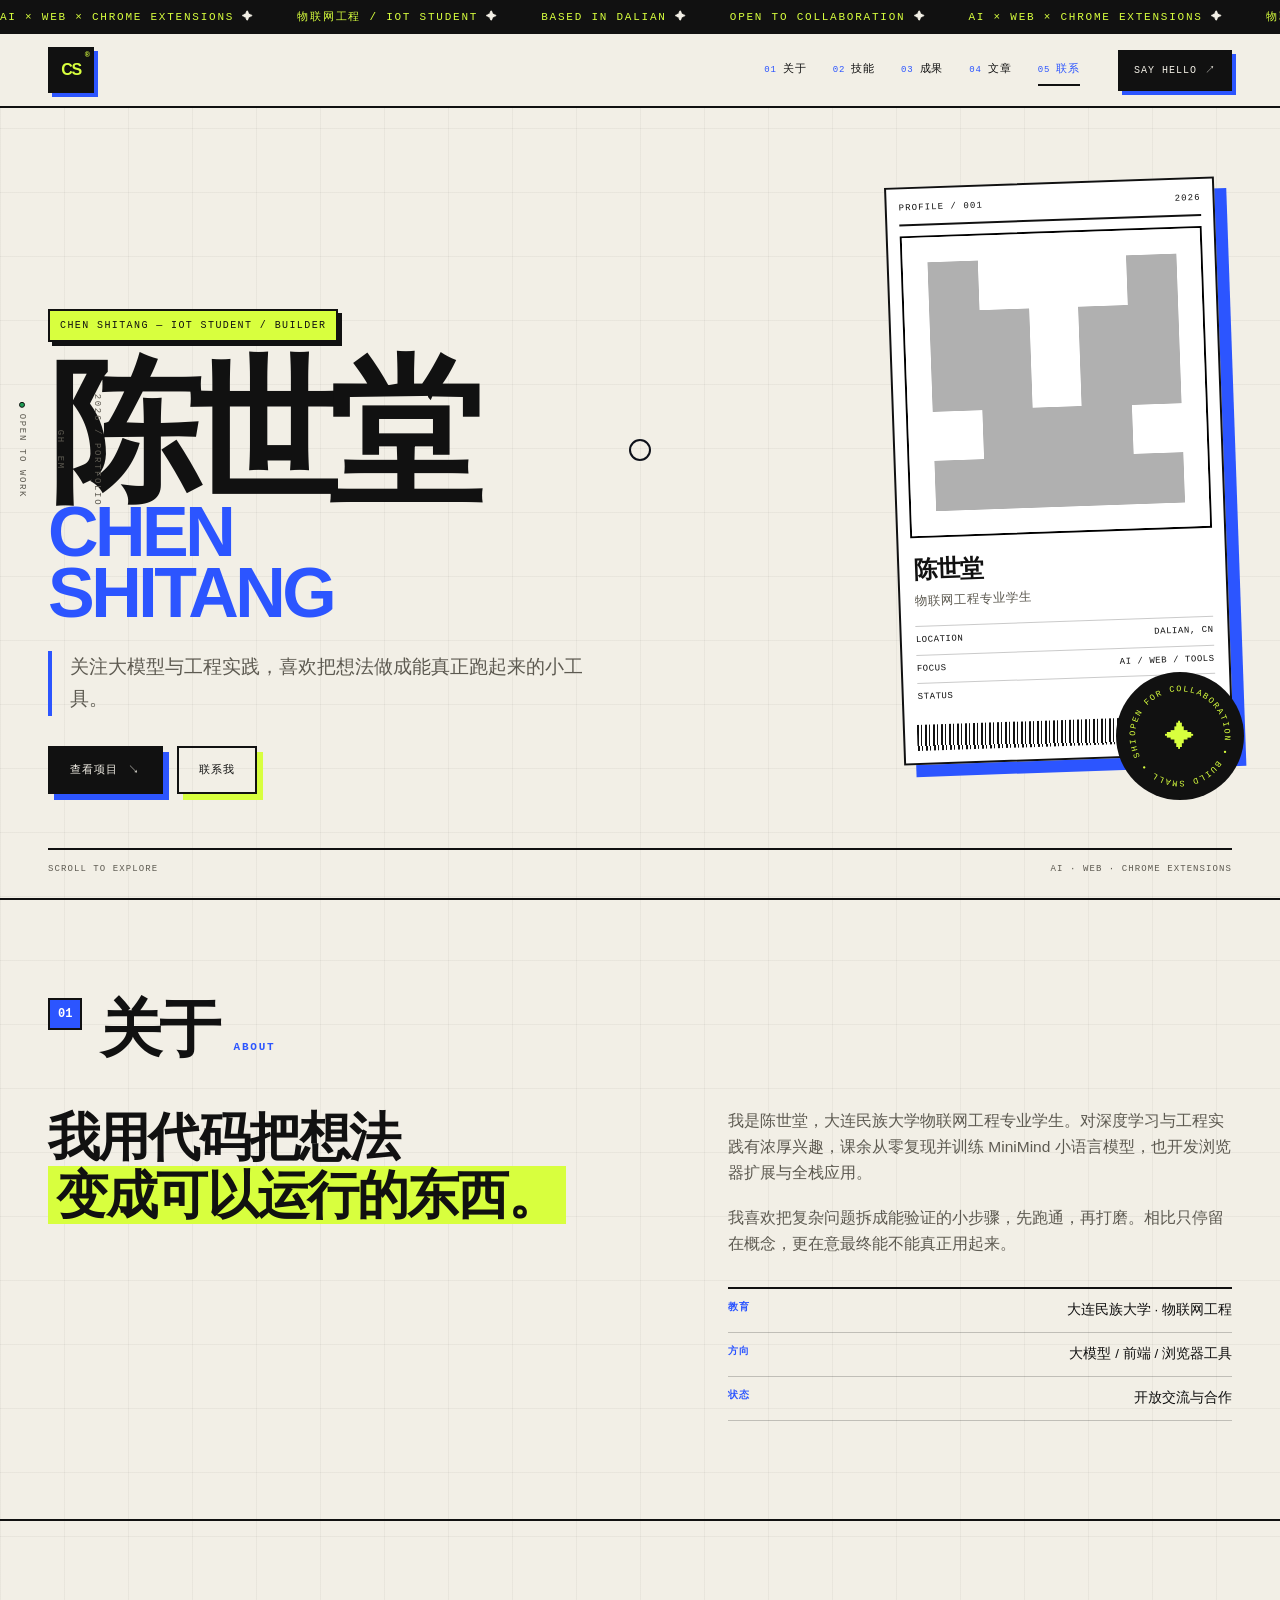
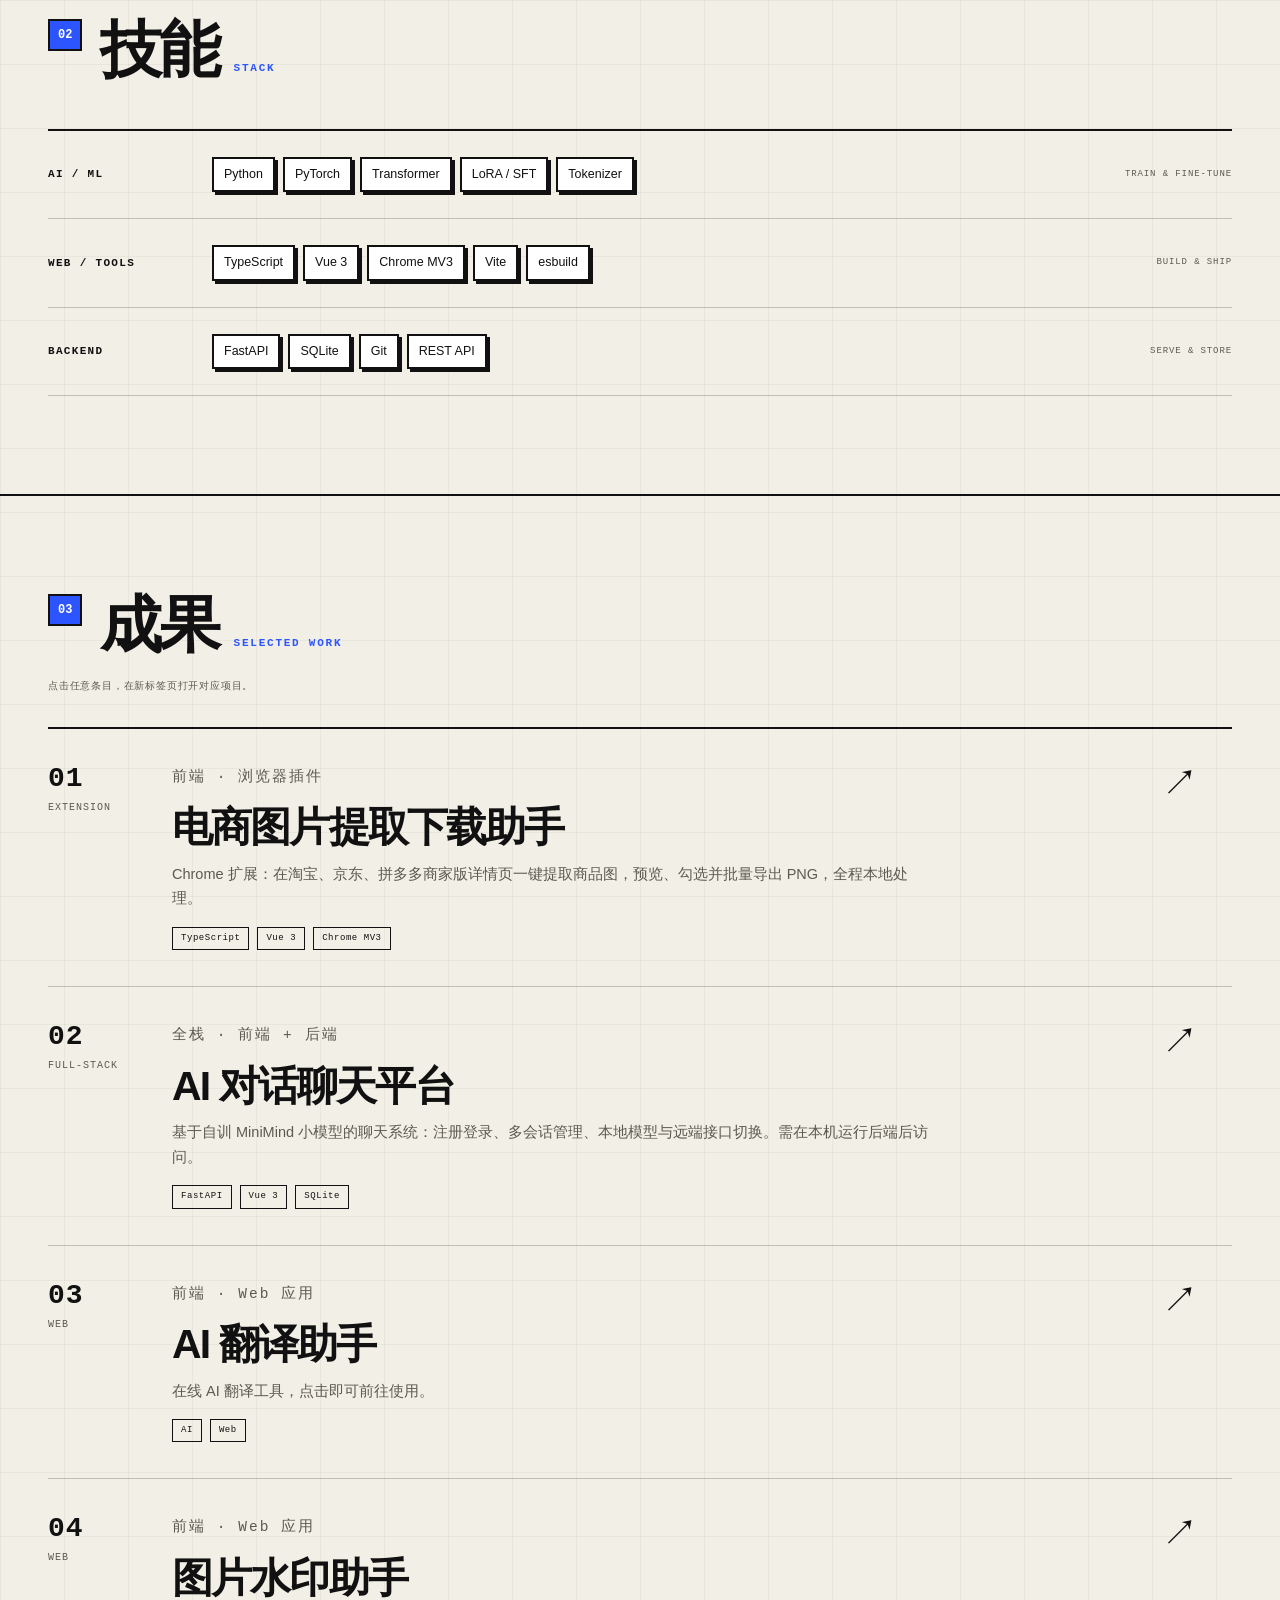
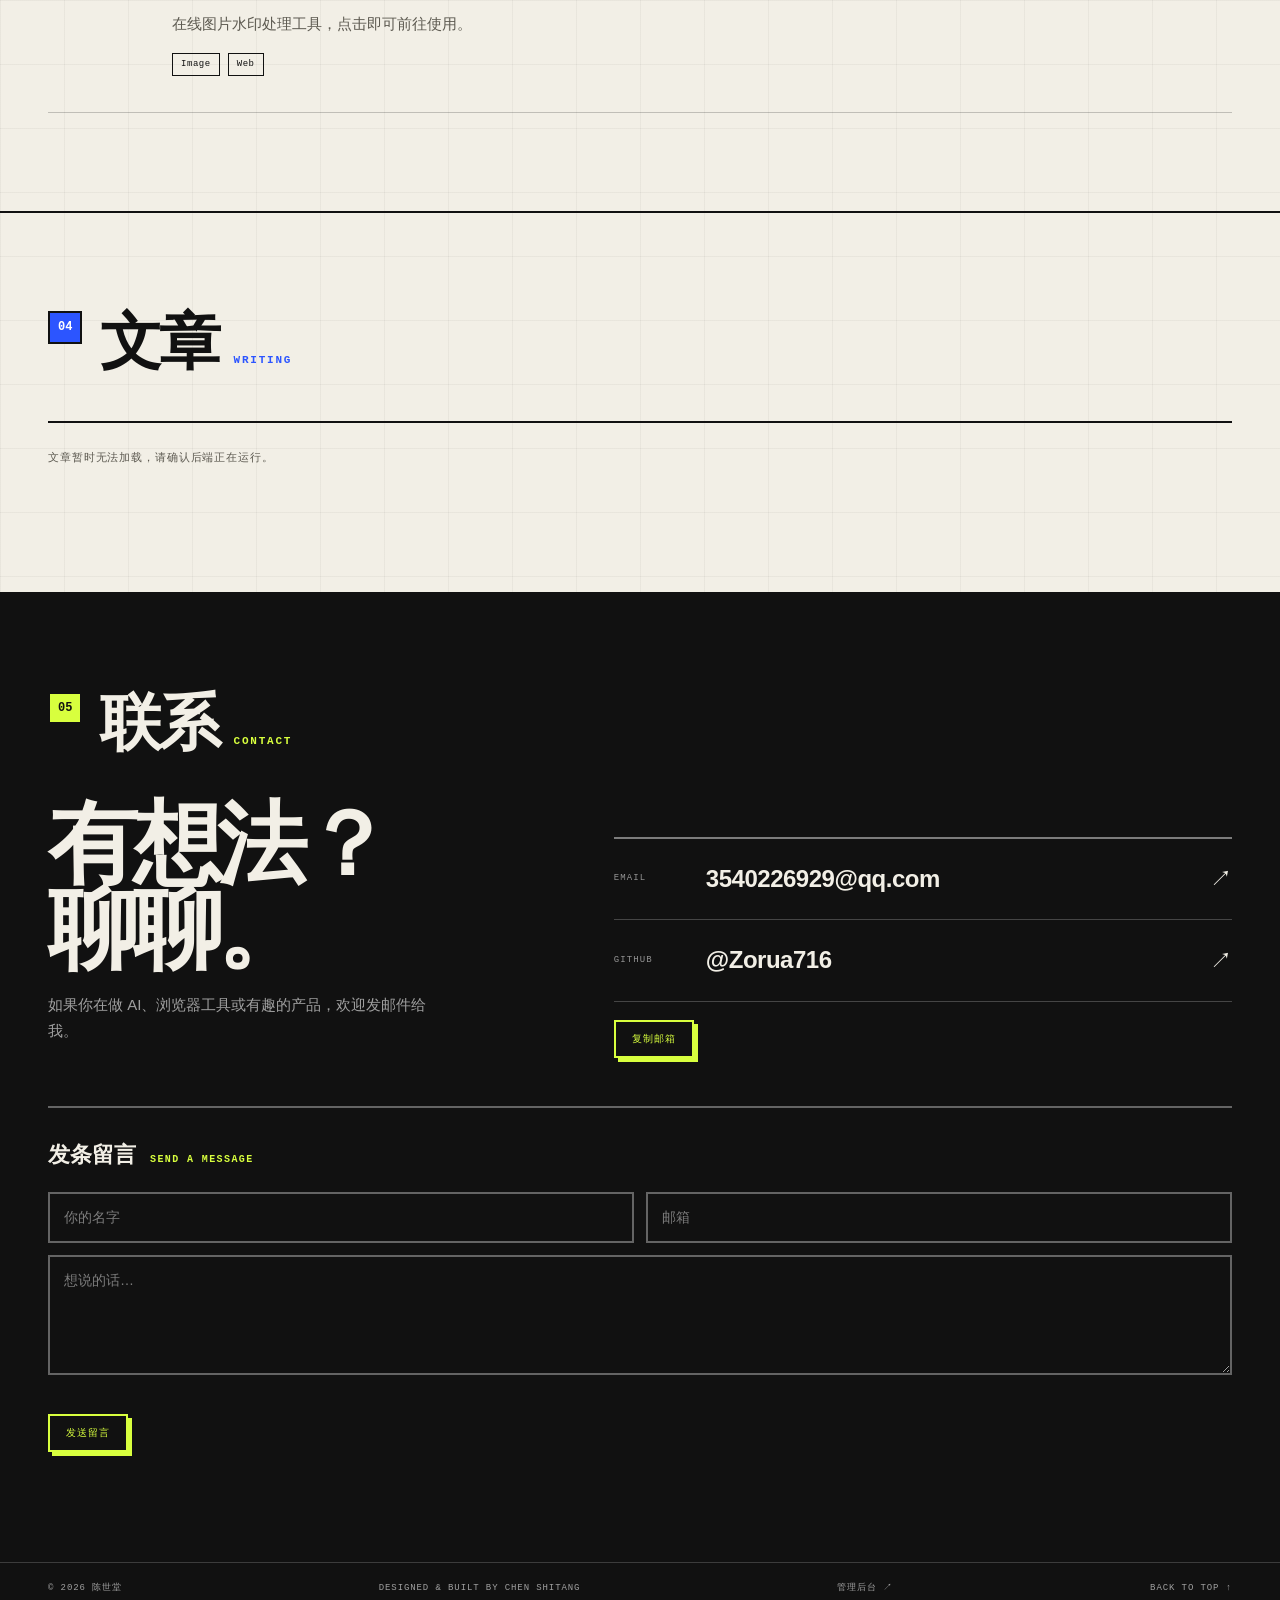
<file: index.html>
<!doctype html>
<html lang="zh-CN">
  <head>
    <meta charset="UTF-8" />
    <meta name="viewport" content="width=device-width, initial-scale=1.0" />
    <title>陈世堂 — AI / Web / Tools</title>
    <meta name="description" content="陈世堂，物联网工程专业学生。关注大模型与工程实践，做能真正跑起来的小工具。" />
    <meta name="theme-color" content="#F2EFE6" />
    <link rel="icon" href="assets/favicon.svg" type="image/svg+xml" />
    <link rel="stylesheet" href="styles.css" />
    <script>
      document.documentElement.classList.add("js");
    </script>
  </head>
  <body>
    <a class="skip-link" href="#main">跳到主要内容</a>
    <div class="cursor" id="cursor" aria-hidden="true"></div>

    <div class="ticker" aria-hidden="true">
      <div class="ticker-track">
        <span>AI × WEB × CHROME EXTENSIONS</span><span>物联网工程 / IOT STUDENT</span><span>BASED IN DALIAN</span><span>OPEN TO COLLABORATION</span>
        <span>AI × WEB × CHROME EXTENSIONS</span><span>物联网工程 / IOT STUDENT</span><span>BASED IN DALIAN</span><span>OPEN TO COLLABORATION</span>
      </div>
    </div>

    <header class="topbar">
      <a class="logo" href="#top" aria-label="回到顶部">CS<span>®</span></a>
      <nav class="nav" id="nav" aria-label="主导航">
        <a href="#about"><span>01</span>关于</a>
        <a href="#skills"><span>02</span>技能</a>
        <a href="#projects"><span>03</span>成果</a>
        <a href="#posts"><span>04</span>文章</a>
        <a href="#contact"><span>05</span>联系</a>
      </nav>
      <a class="top-cta" href="mailto:3540226929@qq.com">SAY HELLO <span>↗</span></a>
      <button class="menu-toggle" id="menu-toggle" type="button" aria-expanded="false" aria-controls="nav" aria-label="打开菜单">
        <span></span><span></span>
      </button>
    </header>

    <aside class="rail" aria-hidden="true">
      <span class="rail-year">2026 / PORTFOLIO</span>
      <div class="rail-links">
        <a href="https://github.com/Zorua716" target="_blank" rel="noreferrer">GH</a>
        <a href="mailto:3540226929@qq.com">EM</a>
      </div>
      <span class="rail-status"><i></i> OPEN TO WORK</span>
    </aside>

    <main id="main">
      <section class="hero" id="top">
        <div class="container hero-grid">
          <div class="hero-copy">
            <p class="kicker reveal">CHEN SHITANG — IOT STUDENT / BUILDER</p>
            <h1 class="reveal">
              <span class="cn">陈世堂</span>
              <span class="en">CHEN<br />SHITANG</span>
            </h1>
            <p class="hero-lead reveal">关注大模型与工程实践，喜欢把想法做成能真正跑起来的小工具。</p>
            <div class="hero-actions reveal">
              <a class="btn btn-ink" href="#projects">查看项目 <span>↘</span></a>
              <a class="btn btn-line" href="#contact">联系我</a>
            </div>
          </div>

          <div class="hero-side reveal">
            <div class="id-card">
              <div class="id-head"><span>PROFILE / 001</span><span>2026</span></div>
              <img class="portrait" src="assets/avatar.png" alt="陈世堂的 GitHub 头像" />
              <div class="id-body">
                <strong>陈世堂</strong>
                <span>物联网工程专业学生</span>
                <div class="id-row"><span>LOCATION</span><span>DALIAN, CN</span></div>
                <div class="id-row"><span>FOCUS</span><span>AI / WEB / TOOLS</span></div>
                <div class="id-row"><span>STATUS</span><span class="live"><i></i> OPEN</span></div>
              </div>
              <div class="barcode" aria-hidden="true"></div>
            </div>
            <div class="seal" aria-hidden="true">
              <svg viewBox="0 0 120 120">
                <defs>
                  <path id="sealPath" d="M60,60 m-42,0 a42,42 0 1,1 84,0 a42,42 0 1,1 -84,0" />
                </defs>
                <text>
                  <textPath href="#sealPath">OPEN FOR COLLABORATION • BUILD SMALL • SHIP FAST • </textPath>
                </text>
              </svg>
              <span>✦</span>
            </div>
          </div>
        </div>

        <div class="container hero-footer">
          <span>SCROLL TO EXPLORE</span>
          <span>AI · WEB · CHROME EXTENSIONS</span>
        </div>
      </section>

      <section class="section about" id="about">
        <div class="container">
          <div class="section-head reveal">
            <span class="section-no">01</span>
            <h2>关于 <em>ABOUT</em></h2>
          </div>
          <div class="about-grid">
            <p class="about-statement reveal">我用代码把想法<br /><span>变成可以运行的东西。</span></p>
            <div class="about-body reveal">
              <p>我是陈世堂，大连民族大学物联网工程专业学生。对深度学习与工程实践有浓厚兴趣，课余从零复现并训练 MiniMind 小语言模型，也开发浏览器扩展与全栈应用。</p>
              <p>我喜欢把复杂问题拆成能验证的小步骤，先跑通，再打磨。相比只停留在概念，更在意最终能不能真正用起来。</p>
              <dl class="facts">
                <div><dt>教育</dt><dd>大连民族大学 · 物联网工程</dd></div>
                <div><dt>方向</dt><dd>大模型 / 前端 / 浏览器工具</dd></div>
                <div><dt>状态</dt><dd>开放交流与合作</dd></div>
              </dl>
            </div>
          </div>
        </div>
      </section>

      <section class="section skills" id="skills">
        <div class="container">
          <div class="section-head reveal">
            <span class="section-no">02</span>
            <h2>技能 <em>STACK</em></h2>
          </div>
          <div class="stack">
            <div class="stack-row reveal">
              <span class="stack-label">AI / ML</span>
              <div class="stack-items"><span>Python</span><span>PyTorch</span><span>Transformer</span><span>LoRA / SFT</span><span>Tokenizer</span></div>
              <span class="stack-note">TRAIN & FINE-TUNE</span>
            </div>
            <div class="stack-row reveal">
              <span class="stack-label">WEB / TOOLS</span>
              <div class="stack-items"><span>TypeScript</span><span>Vue 3</span><span>Chrome MV3</span><span>Vite</span><span>esbuild</span></div>
              <span class="stack-note">BUILD & SHIP</span>
            </div>
            <div class="stack-row reveal">
              <span class="stack-label">BACKEND</span>
              <div class="stack-items"><span>FastAPI</span><span>SQLite</span><span>Git</span><span>REST API</span></div>
              <span class="stack-note">SERVE & STORE</span>
            </div>
          </div>
        </div>
      </section>

      <section class="section projects" id="projects">
        <div class="container">
          <div class="section-head reveal">
            <span class="section-no">03</span>
            <h2>成果 <em>SELECTED WORK</em></h2>
          </div>
          <p class="project-note reveal">点击任意条目，在新标签页打开对应项目。</p>
          <div class="project-list" id="project-list">
            <a class="project project-link reveal" href="https://zorua716.github.io/ecom-image-downloader/" target="_blank" rel="noreferrer">
              <div class="project-left"><span class="project-no">01</span><span class="project-year">EXTENSION</span></div>
              <div class="project-main">
                <p class="project-type">前端 · 浏览器插件</p>
                <h3>电商图片提取下载助手</h3>
                <p>Chrome 扩展：在淘宝、京东、拼多多商家版详情页一键提取商品图，预览、勾选并批量导出 PNG，全程本地处理。</p>
                <ul class="tags"><li>TypeScript</li><li>Vue 3</li><li>Chrome MV3</li></ul>
              </div>
              <div class="project-mark" aria-hidden="true">↗</div>
            </a>

            <a class="project project-link reveal" href="http://localhost:5173/" target="_blank" rel="noreferrer">
              <div class="project-left"><span class="project-no">02</span><span class="project-year">FULL-STACK</span></div>
              <div class="project-main">
                <p class="project-type">全栈 · 前端 + 后端</p>
                <h3>AI 对话聊天平台</h3>
                <p>基于自训 MiniMind 小模型的聊天系统：注册登录、多会话管理、本地模型与远端接口切换。需在本机运行后端后访问。</p>
                <ul class="tags"><li>FastAPI</li><li>Vue 3</li><li>SQLite</li></ul>
              </div>
              <div class="project-mark" aria-hidden="true">↗</div>
            </a>

            <a class="project project-link reveal" href="https://app-fchtr2rmi2o1.miaoda.online/" target="_blank" rel="noreferrer">
              <div class="project-left"><span class="project-no">03</span><span class="project-year">WEB</span></div>
              <div class="project-main">
                <p class="project-type">前端 · Web 应用</p>
                <h3>AI 翻译助手</h3>
                <p>在线 AI 翻译工具，点击即可前往使用。</p>
                <ul class="tags"><li>AI</li><li>Web</li></ul>
              </div>
              <div class="project-mark" aria-hidden="true">↗</div>
            </a>

            <a class="project project-link reveal" href="https://app-fchf03k7ahvl.miaoda.online/" target="_blank" rel="noreferrer">
              <div class="project-left"><span class="project-no">04</span><span class="project-year">WEB</span></div>
              <div class="project-main">
                <p class="project-type">前端 · Web 应用</p>
                <h3>图片水印助手</h3>
                <p>在线图片水印处理工具，点击即可前往使用。</p>
                <ul class="tags"><li>Image</li><li>Web</li></ul>
              </div>
              <div class="project-mark" aria-hidden="true">↗</div>
            </a>
          </div>
        </div>
      </section>

      <section class="section posts" id="posts">
        <div class="container">
          <div class="section-head reveal">
            <span class="section-no">04</span>
            <h2>文章 <em>WRITING</em></h2>
          </div>
          <div class="post-list" id="post-list">
            <p class="post-empty">正在加载文章…</p>
          </div>
        </div>
      </section>

      <section class="section contact" id="contact">
        <div class="container">
          <div class="section-head reveal">
            <span class="section-no">05</span>
            <h2>联系 <em>CONTACT</em></h2>
          </div>
          <div class="contact-grid">
            <div class="contact-copy reveal">
              <p class="contact-big">有想法？<br />聊聊。</p>
              <p>如果你在做 AI、浏览器工具或有趣的产品，欢迎发邮件给我。</p>
            </div>
            <div class="contact-links reveal">
              <a class="contact-link" href="mailto:3540226929@qq.com">
                <span>EMAIL</span><strong>3540226929@qq.com</strong><span>↗</span>
              </a>
              <a class="contact-link" href="https://github.com/Zorua716" target="_blank" rel="noreferrer">
                <span>GITHUB</span><strong>@Zorua716</strong><span>↗</span>
              </a>
              <button class="copy-email" id="copy-email" type="button" data-email="3540226929@qq.com">复制邮箱</button>
            </div>
          </div>
          <form class="contact-form reveal" id="contact-form" novalidate>
            <h3>发条留言 <em>SEND A MESSAGE</em></h3>
            <div class="form-grid">
              <input type="text" name="name" placeholder="你的名字" maxlength="80" required />
              <input type="email" name="email" placeholder="邮箱" maxlength="160" required />
            </div>
            <input type="text" name="website" class="hp" tabindex="-1" autocomplete="off" aria-hidden="true" />
            <textarea name="message" placeholder="想说的话…" maxlength="2000" required></textarea>
            <button type="submit" class="copy-email">发送留言</button>
            <p class="form-msg" id="contact-msg" aria-live="polite"></p>
          </form>
        </div>
      </section>
    </main>

    <div class="post-modal" id="post-modal" hidden>
      <article class="post-modal-card">
        <button class="post-modal-close" id="post-modal-close" type="button" aria-label="关闭">×</button>
        <p class="post-modal-date" id="post-modal-date"></p>
        <h2 id="post-modal-title"></h2>
        <div class="post-modal-content" id="post-modal-content"></div>
      </article>
    </div>

    <footer class="site-footer">
      <div class="container footer-grid">
        <span>© 2026 陈世堂</span>
        <span>DESIGNED &amp; BUILT BY CHEN SHITANG</span>
        <a id="admin-link" href="http://127.0.0.1:8000/admin" target="_blank" rel="noreferrer">管理后台 ↗</a>
        <a href="#top">BACK TO TOP ↑</a>
      </div>
    </footer>

    <script src="script.js"></script>
  </body>
</html>
</file>
<file: styles.css>
:root {
  --paper: #f2efe6;
  --ink: #111111;
  --blue: #2c55ff;
  --lime: #d8ff3e;
  --orange: #ff5a36;
  --muted: #5d5a51;
  --line-soft: rgba(17, 17, 17, 0.22);
  --sans: "Arial Black", "Helvetica Neue", "PingFang SC", "Microsoft YaHei", sans-serif;
  --body: -apple-system, BlinkMacSystemFont, "Segoe UI", "PingFang SC", "Microsoft YaHei", sans-serif;
  --mono: "SFMono-Regular", Consolas, "Liberation Mono", Menlo, monospace;
}

* {
  box-sizing: border-box;
}

[hidden] {
  display: none !important;
}

html {
  scroll-behavior: smooth;
}

body {
  margin: 0;
  color: var(--ink);
  font-family: var(--body);
  line-height: 1.7;
  background-color: var(--paper);
  background-image:
    linear-gradient(rgba(17, 17, 17, 0.045) 1px, transparent 1px),
    linear-gradient(90deg, rgba(17, 17, 17, 0.045) 1px, transparent 1px);
  background-size: 64px 64px;
  overflow-x: hidden;
  -webkit-font-smoothing: antialiased;
}

::selection {
  background: var(--lime);
  color: var(--ink);
}

a {
  color: inherit;
  text-decoration: none;
}

button {
  font-family: inherit;
}

.container {
  width: min(1240px, 100% - 96px);
  margin: 0 auto;
}

.skip-link {
  position: absolute;
  left: -999px;
  top: 6px;
  z-index: 1000;
  padding: 8px 12px;
  border: 2px solid var(--ink);
  background: var(--lime);
  color: var(--ink);
  font-family: var(--mono);
  font-size: 12px;
}

.skip-link:focus {
  left: 6px;
}

/* Ticker */
.ticker {
  height: 34px;
  overflow: hidden;
  background: var(--ink);
  color: var(--lime);
  font-family: var(--mono);
  font-size: 11px;
  letter-spacing: 0.16em;
  display: flex;
  align-items: center;
}

.ticker-track {
  display: flex;
  flex: 0 0 auto;
  gap: 42px;
  white-space: nowrap;
  animation: marquee 26s linear infinite;
}

.ticker-track span::after {
  content: " ✦";
  color: var(--paper);
}

@keyframes marquee {
  from {
    transform: translateX(0);
  }
  to {
    transform: translateX(-50%);
  }
}

/* Topbar */
.topbar {
  position: sticky;
  top: 0;
  z-index: 80;
  display: flex;
  align-items: center;
  gap: 18px;
  height: 74px;
  padding: 0 clamp(16px, 4vw, 48px);
  background: var(--paper);
  border-bottom: 2px solid var(--ink);
}

.logo {
  position: relative;
  display: grid;
  place-items: center;
  width: 46px;
  height: 46px;
  background: var(--ink);
  color: var(--lime);
  font-family: var(--sans);
  font-size: 16px;
  font-weight: 900;
  letter-spacing: -0.08em;
  box-shadow: 4px 4px 0 var(--blue);
  transition: transform 0.15s ease, box-shadow 0.15s ease;
}

.logo:hover {
  transform: translate(-2px, -2px);
  box-shadow: 6px 6px 0 var(--blue);
}

.logo span {
  position: absolute;
  top: 2px;
  right: 4px;
  font-size: 7px;
  letter-spacing: 0;
}

.nav {
  display: flex;
  align-items: center;
  gap: 26px;
  margin-left: auto;
  margin-right: 20px;
}

.nav a {
  display: inline-flex;
  align-items: baseline;
  gap: 6px;
  padding: 6px 0;
  border-bottom: 2px solid transparent;
  font-family: var(--mono);
  font-size: 11px;
  letter-spacing: 0.08em;
  transition: border-color 0.15s ease, color 0.15s ease;
}

.nav a span {
  color: var(--blue);
  font-size: 9px;
}

.nav a:hover,
.nav a.active {
  border-color: var(--ink);
  color: var(--blue);
}

.top-cta {
  display: inline-flex;
  align-items: center;
  gap: 8px;
  padding: 10px 14px;
  background: var(--ink);
  color: var(--paper);
  border: 2px solid var(--ink);
  box-shadow: 4px 4px 0 var(--blue);
  font-family: var(--mono);
  font-size: 10px;
  letter-spacing: 0.1em;
  transition: transform 0.15s ease, box-shadow 0.15s ease, background 0.15s ease, color 0.15s ease;
}

.top-cta:hover {
  transform: translate(-2px, -2px);
  box-shadow: 7px 7px 0 var(--blue);
  background: var(--lime);
  color: var(--ink);
}

.menu-toggle {
  display: none;
  width: 44px;
  height: 44px;
  padding: 11px 9px;
  border: 2px solid var(--ink);
  background: var(--paper);
  cursor: pointer;
}

.menu-toggle span {
  display: block;
  height: 2px;
  margin: 5px 0;
  background: var(--ink);
  transition: transform 0.2s ease, opacity 0.2s ease;
}

.menu-toggle[aria-expanded="true"] span:first-child {
  transform: translateY(3.5px) rotate(45deg);
}

.menu-toggle[aria-expanded="true"] span:last-child {
  transform: translateY(-3.5px) rotate(-45deg);
}

/* Side rail */
.rail {
  position: fixed;
  left: 14px;
  top: 50%;
  z-index: 40;
  display: flex;
  flex-direction: column;
  align-items: center;
  gap: 22px;
  transform: translateY(-50%);
  writing-mode: vertical-rl;
  font-family: var(--mono);
  font-size: 9px;
  letter-spacing: 0.18em;
  color: var(--muted);
}

.rail-links {
  display: flex;
  gap: 12px;
}

.rail-links a:hover {
  color: var(--blue);
}

.rail-status {
  display: inline-flex;
  align-items: center;
  gap: 6px;
}

.rail-status i {
  width: 6px;
  height: 6px;
  border-radius: 50%;
  background: #1f9d55;
  border: 1px solid var(--ink);
}

/* Hero */
.hero {
  padding: 74px 0 20px;
}

.hero-grid {
  display: grid;
  grid-template-columns: minmax(0, 1.3fr) minmax(300px, 0.7fr);
  gap: 56px;
  align-items: end;
}

.kicker {
  display: inline-block;
  margin: 0 0 28px;
  padding: 6px 10px;
  border: 2px solid var(--ink);
  background: var(--lime);
  box-shadow: 4px 4px 0 var(--ink);
  font-family: var(--mono);
  font-size: 10px;
  letter-spacing: 0.14em;
}

.hero h1 {
  display: flex;
  flex-direction: column;
  gap: 6px;
  margin: 0 0 26px;
}

.hero h1 .cn {
  font-family: var(--sans);
  font-size: clamp(72px, 12vw, 166px);
  font-weight: 900;
  line-height: 0.82;
  letter-spacing: -0.09em;
}

.hero h1 .en {
  font-family: var(--sans);
  font-size: clamp(32px, 5.6vw, 70px);
  font-weight: 900;
  line-height: 0.88;
  letter-spacing: -0.05em;
  color: var(--blue);
}

.hero-lead {
  max-width: 540px;
  margin: 0 0 30px;
  padding-left: 18px;
  border-left: 4px solid var(--blue);
  color: var(--muted);
  font-size: clamp(16px, 1.8vw, 19px);
}

.hero-actions {
  display: flex;
  flex-wrap: wrap;
  gap: 14px;
}

.btn {
  display: inline-flex;
  align-items: center;
  justify-content: center;
  gap: 10px;
  padding: 13px 20px;
  border: 2px solid var(--ink);
  font-family: var(--mono);
  font-size: 11px;
  letter-spacing: 0.1em;
  transition: transform 0.15s ease, box-shadow 0.15s ease, background 0.15s ease, color 0.15s ease;
}

.btn-ink {
  background: var(--ink);
  color: var(--paper);
  box-shadow: 6px 6px 0 var(--blue);
}

.btn-ink:hover {
  transform: translate(-2px, -2px);
  box-shadow: 9px 9px 0 var(--blue);
}

.btn-line {
  background: transparent;
  color: var(--ink);
  box-shadow: 6px 6px 0 var(--lime);
}

.btn-line:hover {
  transform: translate(-2px, -2px);
  background: var(--lime);
  box-shadow: 9px 9px 0 var(--ink);
}

.hero-side {
  position: relative;
  display: flex;
  justify-content: flex-end;
  padding: 0 8px 34px 0;
}

.id-card {
  width: min(100%, 330px);
  padding: 12px;
  background: #fff;
  border: 2px solid var(--ink);
  box-shadow: 12px 12px 0 var(--blue);
  transform: rotate(-2deg);
  transition: transform 0.25s ease, box-shadow 0.25s ease;
}

.id-card:hover {
  transform: rotate(0);
  box-shadow: 8px 8px 0 var(--blue);
}

.id-head {
  display: flex;
  justify-content: space-between;
  margin-bottom: 10px;
  padding-bottom: 8px;
  border-bottom: 2px solid var(--ink);
  font-family: var(--mono);
  font-size: 9px;
  letter-spacing: 0.12em;
}

.portrait {
  display: block;
  width: 100%;
  aspect-ratio: 1;
  object-fit: cover;
  border: 2px solid var(--ink);
  filter: grayscale(1) contrast(1.15);
  transition: filter 0.3s ease;
}

.id-card:hover .portrait {
  filter: none;
}

.id-body {
  padding: 12px 2px 4px;
}

.id-body > strong {
  display: block;
  font-size: 24px;
  letter-spacing: -0.03em;
}

.id-body > span {
  display: block;
  margin-bottom: 14px;
  color: var(--muted);
  font-size: 12.5px;
}

.id-row {
  display: flex;
  justify-content: space-between;
  gap: 12px;
  padding: 6px 0;
  border-top: 1px solid var(--line-soft);
  font-family: var(--mono);
  font-size: 9px;
  letter-spacing: 0.06em;
}

.live {
  display: inline-flex;
  align-items: center;
  gap: 5px;
}

.live i {
  width: 6px;
  height: 6px;
  border-radius: 50%;
  background: #1f9d55;
}

.barcode {
  height: 26px;
  margin-top: 10px;
  background: repeating-linear-gradient(
    90deg,
    var(--ink) 0 2px,
    transparent 2px 4px,
    var(--ink) 4px 5px,
    transparent 5px 8px
  );
}

.seal {
  position: absolute;
  right: -12px;
  bottom: -6px;
  display: grid;
  place-items: center;
  width: 128px;
  height: 128px;
  border-radius: 50%;
  background: var(--ink);
  color: var(--lime);
  animation: spin 22s linear infinite;
}

.seal svg {
  position: absolute;
  inset: 0;
  width: 100%;
  height: 100%;
}

.seal text {
  fill: var(--lime);
  font-family: var(--mono);
  font-size: 8px;
  letter-spacing: 0.18em;
}

.seal > span {
  font-size: 30px;
}

@keyframes spin {
  to {
    transform: rotate(360deg);
  }
}

.hero-footer {
  display: flex;
  justify-content: space-between;
  gap: 16px;
  margin-top: 54px;
  padding-top: 12px;
  border-top: 2px solid var(--ink);
  font-family: var(--mono);
  font-size: 9px;
  letter-spacing: 0.12em;
  color: var(--muted);
}

/* Sections */
.section {
  padding: 98px 0;
  border-top: 2px solid var(--ink);
}

.section-head {
  display: flex;
  align-items: flex-start;
  gap: 18px;
  margin-bottom: 48px;
}

.section-no {
  padding: 4px 8px;
  background: var(--blue);
  color: #fff;
  border: 2px solid var(--ink);
  font-family: var(--mono);
  font-size: 12px;
  font-weight: 700;
}

.section-head h2 {
  display: flex;
  align-items: baseline;
  flex-wrap: wrap;
  gap: 16px;
  margin: 0;
  font-family: var(--sans);
  font-size: clamp(34px, 5vw, 62px);
  line-height: 1;
  letter-spacing: -0.055em;
}

.section-head h2 em {
  color: var(--blue);
  font-family: var(--mono);
  font-size: 11px;
  font-style: normal;
  letter-spacing: 0.16em;
}

/* About */
.about-grid {
  display: grid;
  grid-template-columns: 1.1fr 0.9fr;
  gap: 64px;
}

.about-statement {
  margin: 0;
  font-family: var(--sans);
  font-size: clamp(30px, 4.2vw, 52px);
  font-weight: 800;
  line-height: 1.12;
  letter-spacing: -0.035em;
}

.about-statement span {
  background: var(--lime);
  padding: 0 8px;
  box-decoration-break: clone;
  -webkit-box-decoration-break: clone;
}

.about-body p {
  margin: 0 0 18px;
  color: var(--muted);
  font-size: 15.5px;
}

.facts {
  margin: 30px 0 0;
  border-top: 2px solid var(--ink);
}

.facts div {
  display: flex;
  justify-content: space-between;
  gap: 18px;
  padding: 10px 0;
  border-bottom: 1px solid var(--line-soft);
}

.facts dt {
  color: var(--blue);
  font-family: var(--mono);
  font-size: 10px;
  font-weight: 700;
  letter-spacing: 0.1em;
}

.facts dd {
  margin: 0;
  font-size: 13.5px;
  text-align: right;
}

/* Skills */
.stack {
  border-top: 2px solid var(--ink);
}

.stack-row {
  display: grid;
  grid-template-columns: 140px 1fr 160px;
  gap: 24px;
  align-items: center;
  padding: 26px 0;
  border-bottom: 1px solid var(--line-soft);
  transition: background 0.18s ease, padding 0.18s ease;
}

.stack-row:hover {
  padding-right: 16px;
  padding-left: 16px;
  background: var(--lime);
}

.stack-label {
  font-family: var(--mono);
  font-size: 11px;
  font-weight: 700;
  letter-spacing: 0.12em;
}

.stack-items {
  display: flex;
  flex-wrap: wrap;
  gap: 8px;
}

.stack-items span {
  padding: 5px 10px;
  background: #fff;
  border: 2px solid var(--ink);
  box-shadow: 3px 3px 0 var(--ink);
  font-size: 12.5px;
  transition: transform 0.15s ease;
}

.stack-items span:hover {
  transform: translate(-2px, -2px);
}

.stack-note {
  color: var(--muted);
  font-family: var(--mono);
  font-size: 9px;
  letter-spacing: 0.1em;
  text-align: right;
}

/* Projects */
.project-list {
  border-top: 2px solid var(--ink);
}

.project-note {
  margin: -26px 0 32px;
  color: var(--muted);
  font-family: var(--mono);
  font-size: 10px;
  letter-spacing: 0.08em;
}

.project-link {
  color: inherit;
  text-decoration: none;
}

.project {
  display: grid;
  grid-template-columns: 100px 1fr 70px;
  gap: 24px;
  padding: 36px 0;
  border-bottom: 1px solid var(--line-soft);
  transition: background 0.2s ease, color 0.2s ease, padding 0.2s ease;
}

.project:hover {
  padding-right: 18px;
  padding-left: 18px;
  background: var(--blue);
  color: #fff;
}

.project-left {
  display: flex;
  flex-direction: column;
  gap: 6px;
  font-family: var(--mono);
  font-size: 10px;
  letter-spacing: 0.1em;
}

.project-no {
  font-size: 28px;
  font-weight: 700;
  line-height: 1;
}

.project-year {
  color: var(--muted);
}

.project:hover .project-year,
.project:hover .project-type {
  color: var(--lime);
}

.project-type {
  margin: 0 0 8px;
  color: var(--blue);
  font-family: var(--mono);
  font-size: 9px;
  letter-spacing: 0.14em;
}

.project h3 {
  margin: 0 0 12px;
  font-family: var(--sans);
  font-size: clamp(26px, 3.2vw, 42px);
  line-height: 1.08;
  letter-spacing: -0.045em;
}

.project-main > p {
  max-width: 760px;
  margin: 0 0 16px;
  color: var(--muted);
  font-size: 14.5px;
}

.project:hover .project-main > p {
  color: rgba(255, 255, 255, 0.82);
}

.tags {
  display: flex;
  flex-wrap: wrap;
  gap: 8px;
  margin: 0;
  padding: 0;
  list-style: none;
}

.tags li {
  padding: 3px 8px;
  border: 1px solid currentColor;
  font-family: var(--mono);
  font-size: 9px;
  letter-spacing: 0.06em;
}

.project-mark {
  align-self: start;
  font-size: 36px;
  line-height: 1;
  transition: transform 0.2s ease;
}

.project:hover .project-mark {
  transform: translate(6px, -6px);
}

/* Posts */
.post-list {
  border-top: 2px solid var(--ink);
}

.post-empty {
  margin: 0;
  padding: 26px 0;
  color: var(--muted);
  font-family: var(--mono);
  font-size: 11px;
  letter-spacing: 0.08em;
}

.post-item {
  display: grid;
  grid-template-columns: 150px 1fr 50px;
  gap: 24px;
  width: 100%;
  padding: 24px 0;
  border: none;
  border-bottom: 1px solid var(--line-soft);
  background: transparent;
  color: var(--ink);
  text-align: left;
  cursor: pointer;
  transition: background 0.18s ease, color 0.18s ease, padding 0.18s ease;
}

.post-item:hover {
  padding-right: 18px;
  padding-left: 18px;
  background: var(--blue);
  color: #fff;
}

.post-date {
  color: var(--muted);
  font-family: var(--mono);
  font-size: 10px;
  letter-spacing: 0.1em;
}

.post-item:hover .post-date {
  color: var(--lime);
}

.post-title {
  display: block;
  margin: 0 0 6px;
  font-family: var(--sans);
  font-size: clamp(22px, 2.5vw, 32px);
  line-height: 1.15;
  letter-spacing: -0.03em;
}

.post-summary {
  display: block;
  margin: 0;
  color: var(--muted);
  font-size: 14px;
}

.post-item:hover .post-summary {
  color: rgba(255, 255, 255, 0.82);
}

.post-arrow {
  align-self: start;
  font-size: 28px;
  line-height: 1;
  transition: transform 0.18s ease;
}

.post-item:hover .post-arrow {
  transform: translate(4px, -4px);
}

.post-modal {
  position: fixed;
  inset: 0;
  z-index: 200;
  display: grid;
  place-items: center;
  padding: 20px;
  background: rgba(17, 17, 17, 0.72);
}

.post-modal-card {
  position: relative;
  width: min(820px, 100%);
  max-height: 88vh;
  overflow: auto;
  padding: 36px;
  background: var(--paper);
  border: 2px solid var(--ink);
  box-shadow: 12px 12px 0 var(--blue);
}

.post-modal-close {
  position: absolute;
  top: 14px;
  right: 16px;
  width: 34px;
  height: 34px;
  border: 2px solid var(--ink);
  background: var(--paper);
  color: var(--ink);
  font-size: 22px;
  line-height: 1;
  cursor: pointer;
}

.post-modal-close:hover {
  background: var(--lime);
}

.post-modal-date {
  margin: 0;
  color: var(--blue);
  font-family: var(--mono);
  font-size: 10px;
  letter-spacing: 0.1em;
}

.post-modal-card > h2 {
  margin: 8px 0 20px;
  font-family: var(--sans);
  font-size: clamp(28px, 4vw, 44px);
  line-height: 1.1;
  letter-spacing: -0.04em;
}

.post-modal-content {
  font-size: 15.5px;
  line-height: 1.85;
}

.post-modal-content h1,
.post-modal-content h2,
.post-modal-content h3 {
  margin: 24px 0 10px;
  font-family: var(--sans);
  line-height: 1.2;
}

.post-modal-content p {
  margin: 0 0 14px;
}

.post-modal-content ul,
.post-modal-content ol {
  padding-left: 22px;
}

.post-modal-content pre {
  overflow: auto;
  padding: 14px;
  background: var(--ink);
  color: var(--paper);
}

.post-modal-content code {
  font-family: var(--mono);
  font-size: 0.9em;
}

.post-modal-content a {
  color: var(--blue);
  text-decoration: underline;
}

/* Contact */
.contact {
  background: var(--ink);
  color: var(--paper);
}

.contact .section-no {
  background: var(--lime);
  color: var(--ink);
}

.contact .section-head h2 em {
  color: var(--lime);
}

.contact-grid {
  display: grid;
  grid-template-columns: 0.9fr 1.1fr;
  gap: 60px;
  align-items: end;
}

.contact-big {
  margin: 0 0 20px;
  font-family: var(--sans);
  font-size: clamp(48px, 7vw, 96px);
  font-weight: 900;
  line-height: 0.95;
  letter-spacing: -0.06em;
}

.contact-copy > p:last-child {
  max-width: 380px;
  color: rgba(255, 255, 255, 0.6);
  font-size: 15px;
}

.contact-links {
  border-top: 2px solid rgba(255, 255, 255, 0.45);
}

.contact-link {
  display: grid;
  grid-template-columns: 80px 1fr 30px;
  gap: 12px;
  align-items: center;
  padding: 20px 0;
  border-bottom: 1px solid rgba(255, 255, 255, 0.22);
  transition: padding 0.18s ease, color 0.18s ease;
}

.contact-link:hover {
  padding-left: 12px;
  color: var(--lime);
}

.contact-link > span:first-child {
  color: rgba(255, 255, 255, 0.55);
  font-family: var(--mono);
  font-size: 9px;
  letter-spacing: 0.12em;
}

.contact-link strong {
  font-size: clamp(16px, 2.2vw, 24px);
  letter-spacing: -0.02em;
}

.contact-link > span:last-child {
  text-align: right;
  font-size: 22px;
}

.copy-email {
  margin-top: 18px;
  padding: 10px 16px;
  border: 2px solid var(--lime);
  background: transparent;
  color: var(--lime);
  box-shadow: 4px 4px 0 var(--lime);
  font-family: var(--mono);
  font-size: 10px;
  letter-spacing: 0.1em;
  cursor: pointer;
  transition: background 0.15s ease, color 0.15s ease, transform 0.15s ease;
}

.copy-email:hover {
  transform: translate(-2px, -2px);
  background: var(--lime);
  color: var(--ink);
}

.contact-form {
  margin-top: 48px;
  padding-top: 28px;
  border-top: 2px solid rgba(255, 255, 255, 0.35);
}

.contact-form h3 {
  display: flex;
  align-items: baseline;
  gap: 14px;
  margin: 0 0 18px;
  font-family: var(--sans);
  font-size: 22px;
}

.contact-form h3 em {
  color: var(--lime);
  font-family: var(--mono);
  font-size: 10px;
  font-style: normal;
  letter-spacing: 0.14em;
}

.form-grid {
  display: grid;
  grid-template-columns: 1fr 1fr;
  gap: 12px;
}

.contact-form input,
.contact-form textarea {
  width: 100%;
  margin: 0 0 12px;
  padding: 12px 14px;
  border: 2px solid rgba(255, 255, 255, 0.35);
  border-radius: 0;
  background: transparent;
  color: var(--paper);
  font: inherit;
  font-size: 14px;
}

.contact-form textarea {
  min-height: 120px;
  resize: vertical;
}

.contact-form input:focus,
.contact-form textarea:focus {
  outline: none;
  border-color: var(--lime);
}

.contact-form input::placeholder,
.contact-form textarea::placeholder {
  color: rgba(255, 255, 255, 0.45);
}

.hp {
  position: absolute;
  left: -9999px;
  width: 1px;
  height: 1px;
  opacity: 0;
}

.form-msg {
  margin: 12px 0 0;
  font-size: 13px;
}

.form-msg.ok {
  color: var(--lime);
}

.form-msg.err {
  color: #ff9a86;
}

/* Footer */
.site-footer {
  padding: 18px 0;
  background: var(--ink);
  color: rgba(255, 255, 255, 0.6);
  border-top: 1px solid rgba(255, 255, 255, 0.18);
}

.footer-grid {
  display: flex;
  justify-content: space-between;
  gap: 16px;
  font-family: var(--mono);
  font-size: 9px;
  letter-spacing: 0.1em;
}

.footer-grid a:hover {
  color: var(--lime);
}

/* Cursor */
.cursor {
  position: fixed;
  top: 0;
  left: 0;
  z-index: 999;
  width: 22px;
  height: 22px;
  border: 2px solid #fff;
  border-radius: 50%;
  pointer-events: none;
  mix-blend-mode: difference;
  transform: translate(-50%, -50%);
  transition: width 0.18s ease, height 0.18s ease, background 0.18s ease;
}

.cursor.hover {
  width: 46px;
  height: 46px;
  background: rgba(216, 255, 62, 0.5);
}

/* Reveal */
html.js .reveal {
  opacity: 0;
  transform: translateY(20px);
  transition: opacity 0.55s ease, transform 0.55s ease;
}

html.js .reveal.visible {
  opacity: 1;
  transform: none;
}

/* Focus */
a:focus-visible,
button:focus-visible {
  outline: 3px solid var(--blue);
  outline-offset: 3px;
}

/* Responsive */
@media (max-width: 1240px) {
  .rail {
    display: none;
  }
}

@media (max-width: 980px) {
  .container {
    width: min(1240px, 100% - 48px);
  }

  .hero-grid {
    grid-template-columns: 1fr;
    gap: 44px;
  }

  .hero-side {
    justify-content: flex-start;
    padding-right: 40px;
  }

  .about-grid,
  .contact-grid {
    grid-template-columns: 1fr;
    gap: 36px;
  }
}

@media (max-width: 760px) {
  .ticker {
    font-size: 9px;
  }

  .topbar {
    height: 64px;
    padding: 0 16px;
  }

  .logo {
    width: 40px;
    height: 40px;
    font-size: 14px;
  }

  .nav {
    position: absolute;
    top: 64px;
    left: 0;
    right: 0;
    display: none;
    flex-direction: column;
    align-items: stretch;
    gap: 0;
    margin: 0;
    padding: 8px 16px 16px;
    background: var(--paper);
    border-bottom: 2px solid var(--ink);
  }

  .nav.open {
    display: flex;
  }

  .nav a {
    padding: 13px 2px;
    border-bottom: 1px solid var(--line-soft);
  }

  .top-cta {
    display: none;
  }

  .menu-toggle {
    display: block;
    margin-left: auto;
  }

  .hero {
    padding-top: 44px;
  }

  .hero h1 .cn {
    font-size: clamp(58px, 18vw, 96px);
  }

  .hero h1 .en {
    font-size: clamp(28px, 10vw, 48px);
  }

  .hero-side {
    justify-content: center;
    padding: 0 16px 30px 0;
  }

  .id-card {
    max-width: 340px;
  }

  .seal {
    right: 0;
    width: 106px;
    height: 106px;
  }

  .hero-footer {
    flex-direction: column;
    gap: 6px;
  }

  .section {
    padding: 68px 0;
  }

  .section-head {
    gap: 12px;
    margin-bottom: 34px;
  }

  .section-head h2 {
    font-size: 38px;
  }

  .stack-row {
    grid-template-columns: 1fr;
    gap: 12px;
    padding: 20px 0;
  }

  .stack-note {
    text-align: left;
  }

  .project {
    position: relative;
    grid-template-columns: 1fr;
    gap: 12px;
    padding: 28px 0;
  }

  .project-left {
    flex-direction: row;
    align-items: baseline;
    gap: 10px;
  }

  .project-no {
    font-size: 22px;
  }

  .project-mark {
    position: absolute;
    top: 26px;
    right: 0;
    font-size: 26px;
  }

  .post-item {
    grid-template-columns: 1fr;
    gap: 8px;
  }

  .post-arrow {
    display: none;
  }

  .post-modal-card {
    padding: 24px;
  }

  .contact-big {
    font-size: 64px;
  }

  .contact-link {
    grid-template-columns: 60px 1fr 24px;
  }

  .contact-link strong {
    font-size: 15px;
    overflow-wrap: anywhere;
  }

  .footer-grid {
    flex-direction: column;
    align-items: flex-start;
    gap: 6px;
  }

  .form-grid {
    grid-template-columns: 1fr;
  }
}

@media (hover: none), (pointer: coarse) {
  .cursor {
    display: none;
  }
}

@media (prefers-reduced-motion: reduce) {
  html {
    scroll-behavior: auto;
  }

  *,
  *::before,
  *::after {
    animation-duration: 0.001ms !important;
    animation-iteration-count: 1 !important;
    transition-duration: 0.001ms !important;
  }

  html.js .reveal {
    opacity: 1;
    transform: none;
  }

  .cursor {
    display: none;
  }
}
</file>
